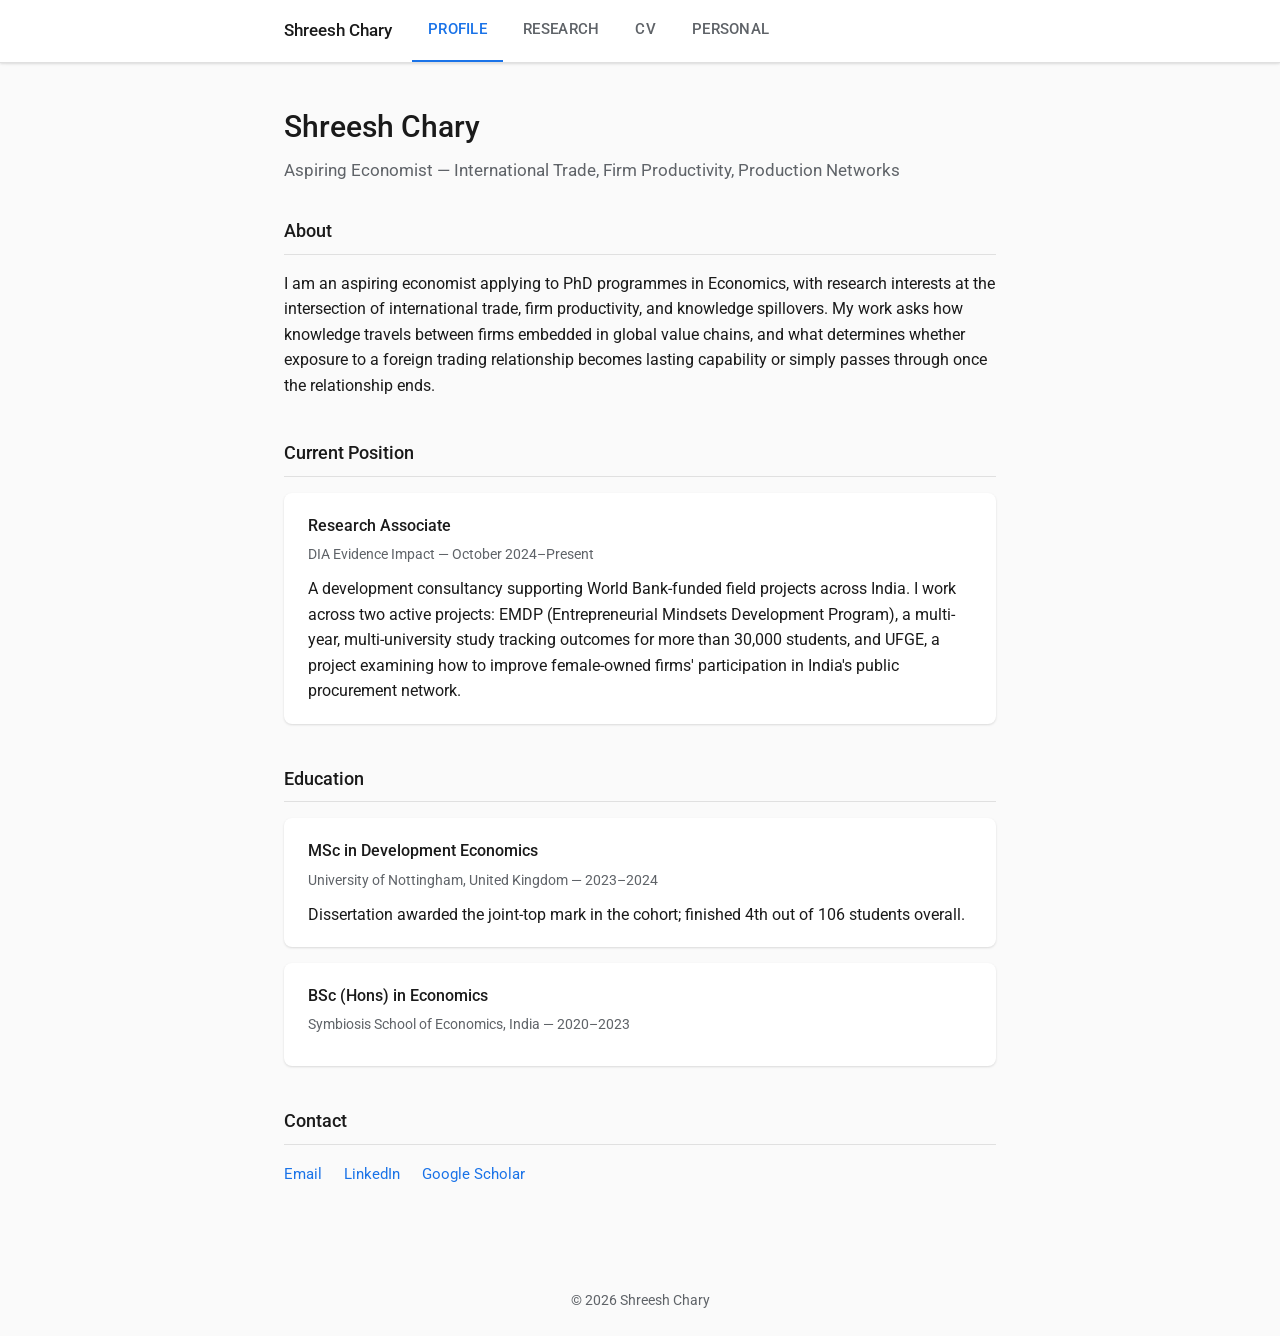
<file: index.html>
<!DOCTYPE html>
<html lang="en">
<head>
<meta charset="UTF-8">
<meta name="viewport" content="width=device-width, initial-scale=1">
<title>Shreesh Chary</title>
<link rel="preconnect" href="https://fonts.googleapis.com">
<link href="https://fonts.googleapis.com/css2?family=Roboto:wght@400;500&display=swap" rel="stylesheet">
<link rel="stylesheet" href="style.css">
</head>
<body>

<nav>
  <div class="nav-inner">
    <a class="nav-brand" href="index.html">Shreesh Chary</a>
    <div class="nav-links">
      <a href="index.html" class="active">Profile</a>
      <a href="research.html">Research</a>
      <a href="cv.html">CV</a>
      <a href="personal.html">Personal</a>
    </div>
  </div>
</nav>

<main>
  <h1>Shreesh Chary</h1>
  <p class="subtitle">Aspiring Economist — International Trade, Firm Productivity, Production Networks</p>

  <h2>About</h2>
  <p>
    I am an aspiring economist applying to PhD programmes in Economics, with research interests at the
    intersection of international trade, firm productivity, and knowledge spillovers. My work asks how
    knowledge travels between firms embedded in global value chains, and what determines whether exposure
    to a foreign trading relationship becomes lasting capability or simply passes through once the
    relationship ends.
  </p>

  <h2>Current Position</h2>
  <div class="card">
    <h3>Research Associate</h3>
    <p class="meta">DIA Evidence Impact — October 2024&ndash;Present</p>
    <p>
      A development consultancy supporting World Bank-funded field projects across India. I work across
      two active projects: EMDP (Entrepreneurial Mindsets Development Program), a multi-year, multi-university
      study tracking outcomes for more than 30,000 students, and UFGE, a project examining how to improve
      female-owned firms' participation in India's public procurement network.
    </p>
  </div>

  <h2>Education</h2>
  <div class="card">
    <h3>MSc in Development Economics</h3>
    <p class="meta">University of Nottingham, United Kingdom — 2023&ndash;2024</p>
    <p>Dissertation awarded the joint-top mark in the cohort; finished 4th out of 106 students overall.</p>
  </div>
  <div class="card">
    <h3>BSc (Hons) in Economics</h3>
    <p class="meta">Symbiosis School of Economics, India — 2020&ndash;2023</p>
  </div>

  <h2>Contact</h2>
  <div class="links">
    <a href="mailto:shreesh.chary@gmail.com">Email</a>
    <a href="https://www.linkedin.com/in/shreesh-chary-2765391b3/" target="_blank">LinkedIn</a>
    <a href="https://scholar.google.com/citations?user=zV1w51QAAAAJ&hl=en&oi=ao" target="_blank">Google Scholar</a>
  </div>
</main>

<footer>&copy; 2026 Shreesh Chary</footer>

</body>
</html>
</file>
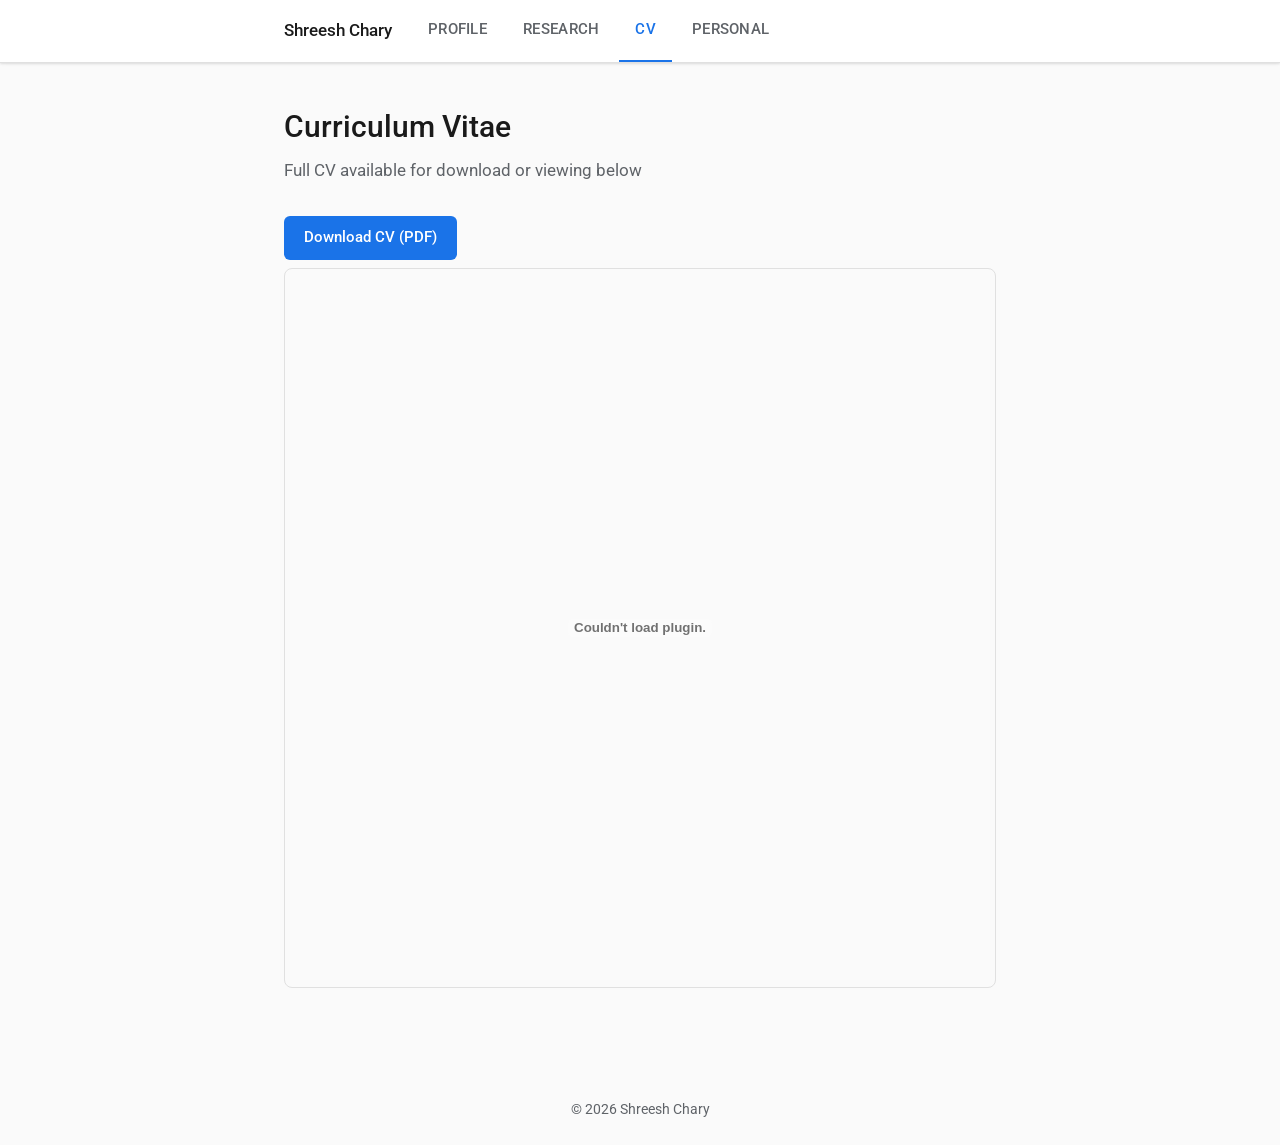
<file: cv.html>
<!DOCTYPE html>
<html lang="en">
<head>
<meta charset="UTF-8">
<meta name="viewport" content="width=device-width, initial-scale=1">
<title>CV — Shreesh Chary</title>
<link rel="preconnect" href="https://fonts.googleapis.com">
<link href="https://fonts.googleapis.com/css2?family=Roboto:wght@400;500&display=swap" rel="stylesheet">
<link rel="stylesheet" href="style.css">
</head>
<body>

<nav>
  <div class="nav-inner">
    <a class="nav-brand" href="index.html">Shreesh Chary</a>
    <div class="nav-links">
      <a href="index.html">Profile</a>
      <a href="research.html">Research</a>
      <a href="cv.html" class="active">CV</a>
      <a href="personal.html">Personal</a>
    </div>
  </div>
</nav>

<main>
  <h1>Curriculum Vitae</h1>
  <p class="subtitle">Full CV available for download or viewing below</p>

  <a class="btn" href="CV.pdf" download>Download CV (PDF)</a>

  <embed src="CV.pdf" type="application/pdf" class="pdf-embed">
</main>

<footer>&copy; 2026 Shreesh Chary</footer>

</body>
</html>
</file>
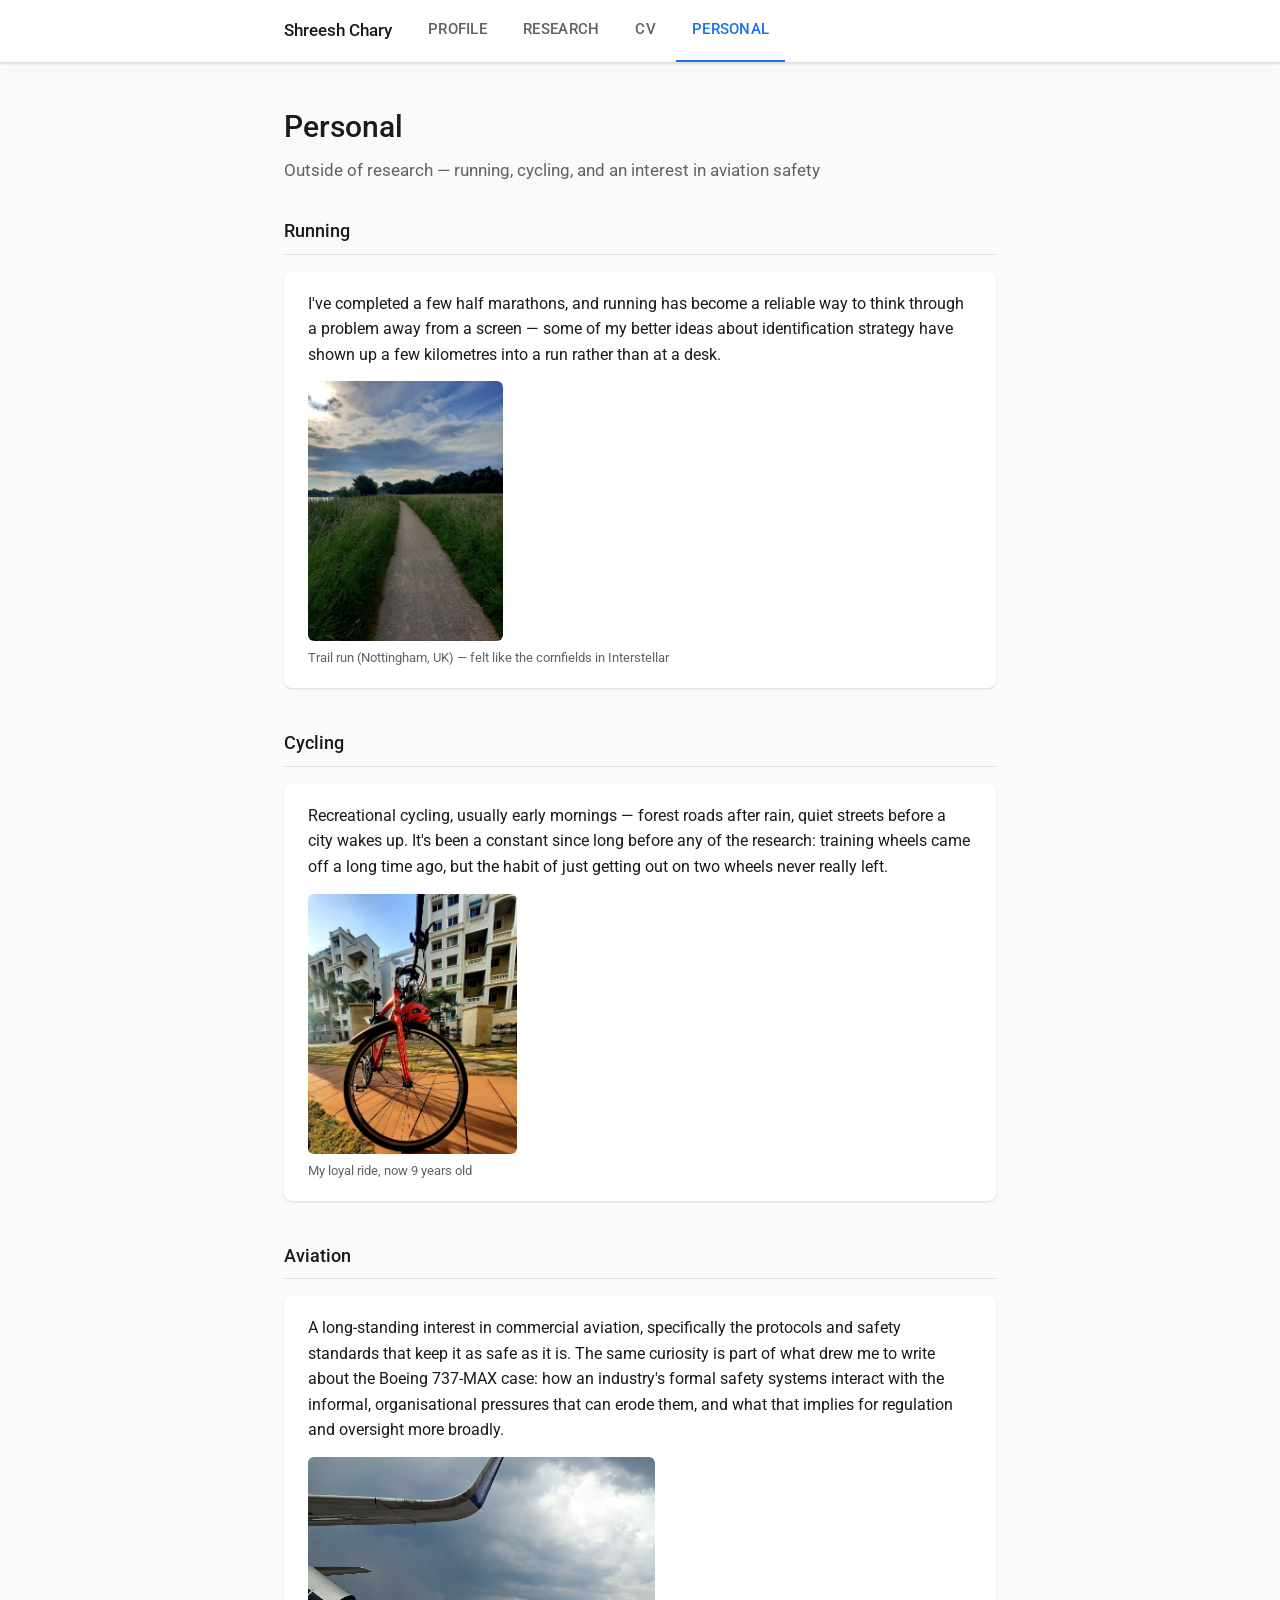
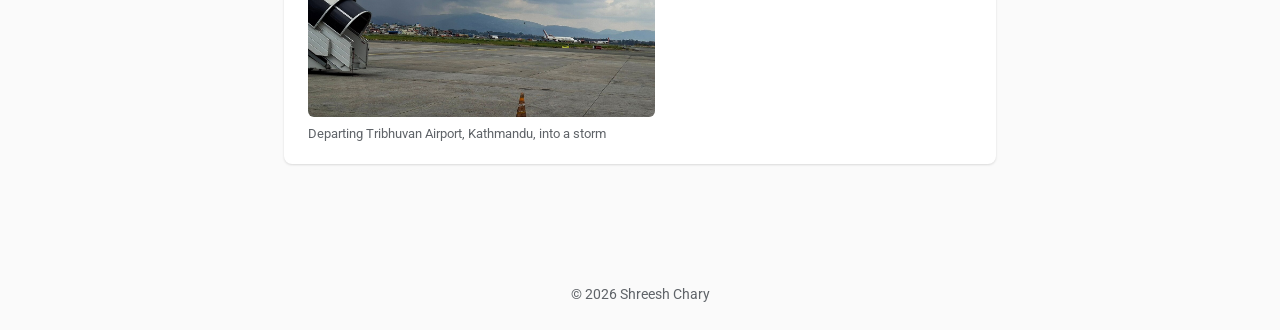
<file: personal.html>
<!DOCTYPE html>
<html lang="en">
<head>
<meta charset="UTF-8">
<meta name="viewport" content="width=device-width, initial-scale=1">
<title>Personal — Shreesh Chary</title>
<link rel="preconnect" href="https://fonts.googleapis.com">
<link href="https://fonts.googleapis.com/css2?family=Roboto:wght@400;500&display=swap" rel="stylesheet">
<link rel="stylesheet" href="style.css">
</head>
<body>

<nav>
  <div class="nav-inner">
    <a class="nav-brand" href="index.html">Shreesh Chary</a>
    <div class="nav-links">
      <a href="index.html">Profile</a>
      <a href="research.html">Research</a>
      <a href="cv.html">CV</a>
      <a href="personal.html" class="active">Personal</a>
    </div>
  </div>
</nav>

<main>
  <h1>Personal</h1>
  <p class="subtitle">Outside of research — running, cycling, and an interest in aviation safety</p>

  <h2>Running</h2>
  <div class="card">
    <p>
      I've completed a few half marathons, and running has become a reliable way to think through a problem
      away from a screen — some of my better ideas about identification strategy have shown up a few
      kilometres into a run rather than at a desk.
    </p>
    <div class="gallery">
      <figure>
        <img src="run-path.jpg" alt="Path through a grass field">
        <figcaption>Trail run (Nottingham, UK) — felt like the cornfields in Interstellar</figcaption>
      </figure>
    </div>
  </div>

  <h2>Cycling</h2>
  <div class="card">
    <p>
      Recreational cycling, usually early mornings — forest roads after rain, quiet streets before a city
      wakes up. It's been a constant since long before any of the research: training wheels came off a long
      time ago, but the habit of just getting out on two wheels never really left.
    </p>
    <div class="gallery">
      <figure>
        <img src="bike-wheel.jpg" alt="Bicycle front wheel against an apartment building">
        <figcaption>My loyal ride, now 9 years old</figcaption>
      </figure>
    </div>
  </div>

  <h2>Aviation</h2>
  <div class="card">
    <p>
      A long-standing interest in commercial aviation, specifically the protocols and safety standards that
      keep it as safe as it is. The same curiosity is part of what drew me to write about the Boeing 737-MAX
      case: how an industry's formal safety systems interact with the informal, organisational pressures that
      can erode them, and what that implies for regulation and oversight more broadly.
    </p>
    <div class="gallery">
      <figure>
        <img src="aviation-kathmandu.jpg" alt="Departing Kathmandu's Tribhuvan Airport into a storm">
        <figcaption>Departing Tribhuvan Airport, Kathmandu, into a storm</figcaption>
      </figure>
    </div>
  </div>
</main>

<footer>&copy; 2026 Shreesh Chary</footer>

</body>
</html>
</file>
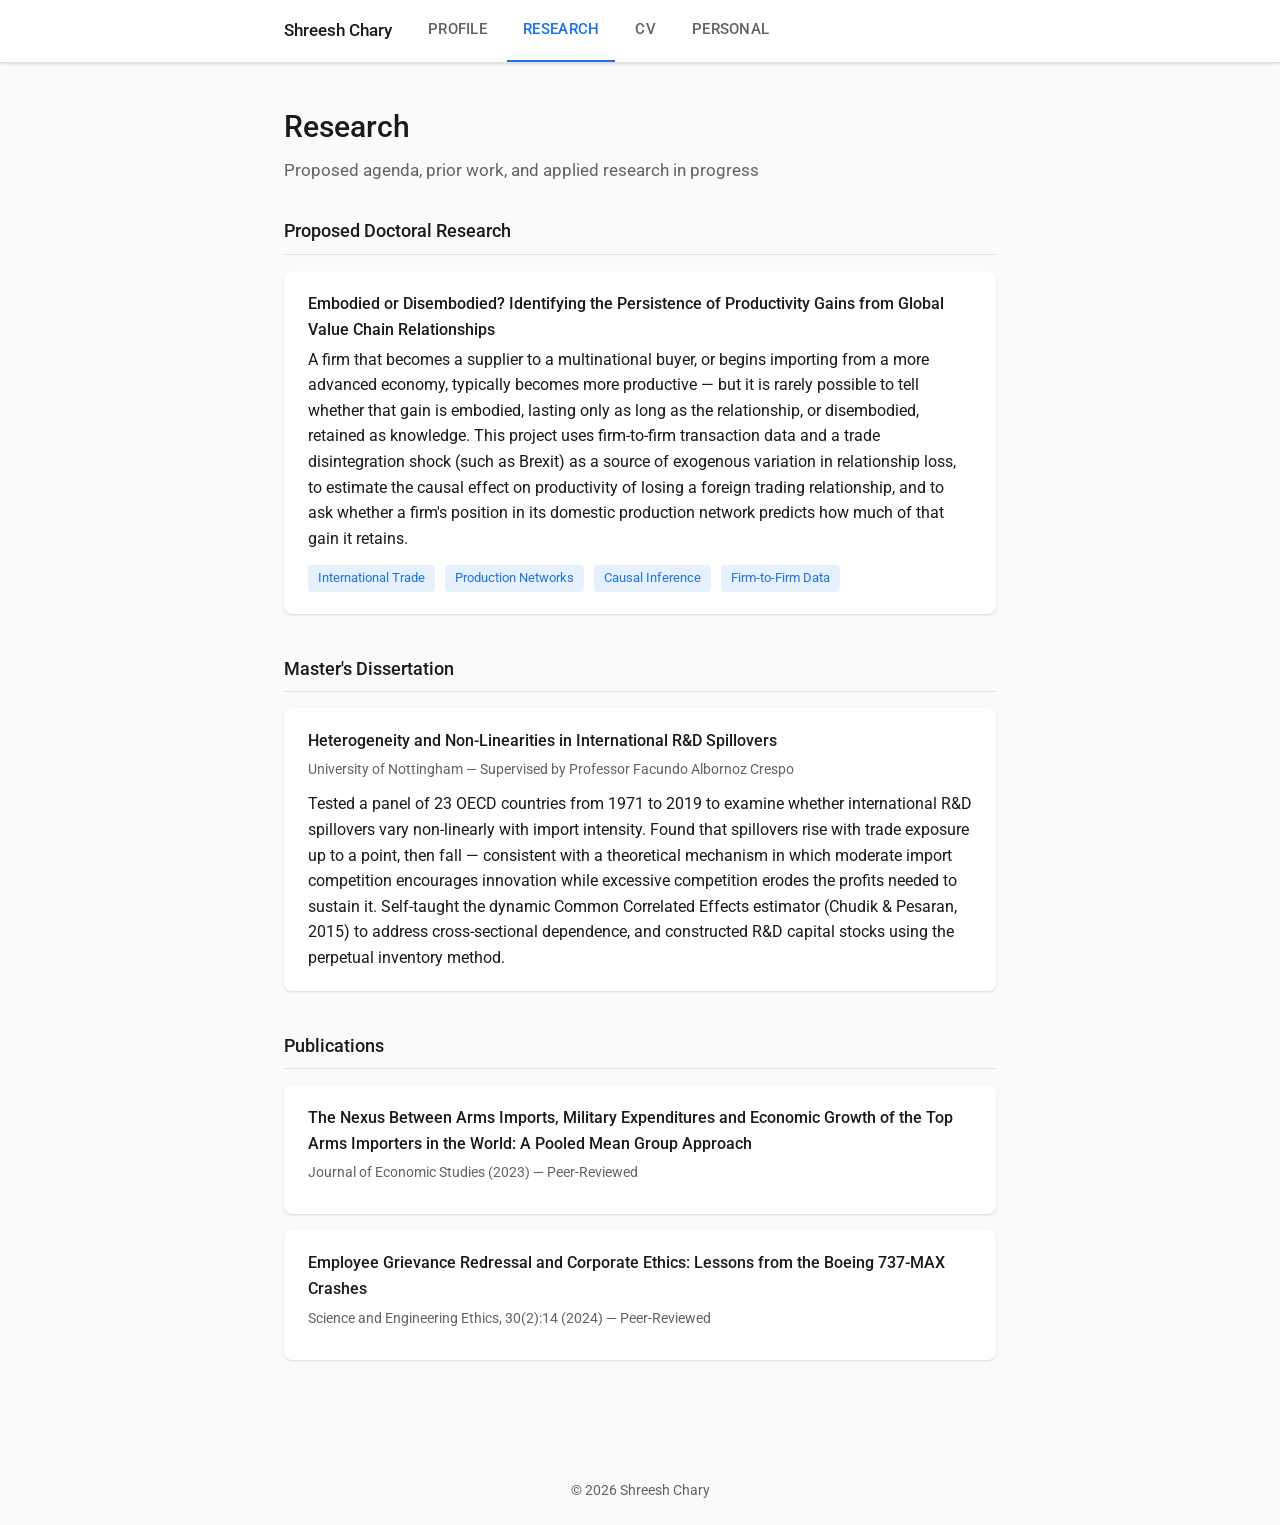
<file: research.html>
<!DOCTYPE html>
<html lang="en">
<head>
<meta charset="UTF-8">
<meta name="viewport" content="width=device-width, initial-scale=1">
<title>Research — Shreesh Chary</title>
<link rel="preconnect" href="https://fonts.googleapis.com">
<link href="https://fonts.googleapis.com/css2?family=Roboto:wght@400;500&display=swap" rel="stylesheet">
<link rel="stylesheet" href="style.css">
</head>
<body>

<nav>
  <div class="nav-inner">
    <a class="nav-brand" href="index.html">Shreesh Chary</a>
    <div class="nav-links">
      <a href="index.html">Profile</a>
      <a href="research.html" class="active">Research</a>
      <a href="cv.html">CV</a>
      <a href="personal.html">Personal</a>
    </div>
  </div>
</nav>

<main>
  <h1>Research</h1>
  <p class="subtitle">Proposed agenda, prior work, and applied research in progress</p>

  <h2>Proposed Doctoral Research</h2>
  <div class="card">
    <h3>Embodied or Disembodied? Identifying the Persistence of Productivity Gains from Global Value Chain Relationships</h3>
    <p>
      A firm that becomes a supplier to a multinational buyer, or begins importing from a more advanced
      economy, typically becomes more productive — but it is rarely possible to tell whether that gain is
      embodied, lasting only as long as the relationship, or disembodied, retained as knowledge. This project
      uses firm-to-firm transaction data and a trade disintegration shock (such as Brexit) as a source of
      exogenous variation in relationship loss, to estimate the causal effect on productivity of losing a
      foreign trading relationship, and to ask whether a firm's position in its domestic production network
      predicts how much of that gain it retains.
    </p>
    <div style="margin-top:12px;">
      <span class="tag">International Trade</span>
      <span class="tag">Production Networks</span>
      <span class="tag">Causal Inference</span>
      <span class="tag">Firm-to-Firm Data</span>
    </div>
  </div>

  <h2>Master's Dissertation</h2>
  <div class="card">
    <h3>Heterogeneity and Non-Linearities in International R&amp;D Spillovers</h3>
    <p class="meta">University of Nottingham — Supervised by Professor Facundo Albornoz Crespo</p>
    <p>
      Tested a panel of 23 OECD countries from 1971 to 2019 to examine whether international R&amp;D spillovers
      vary non-linearly with import intensity. Found that spillovers rise with trade exposure up to a point,
      then fall — consistent with a theoretical mechanism in which moderate import competition encourages
      innovation while excessive competition erodes the profits needed to sustain it. Self-taught the dynamic
      Common Correlated Effects estimator (Chudik &amp; Pesaran, 2015) to address cross-sectional dependence,
      and constructed R&amp;D capital stocks using the perpetual inventory method.
    </p>
  </div>

  <h2>Publications</h2>
  <div class="card">
    <h3><a href="https://doi.org/10.1108/JES-05-2023-0265" target="_blank">The Nexus Between Arms Imports, Military Expenditures and Economic Growth of the Top Arms Importers in the World: A Pooled Mean Group Approach</a></h3>
    <p class="meta">Journal of Economic Studies (2023) — Peer-Reviewed</p>
  </div>

  <div class="card">
    <h3><a href="https://doi.org/10.1007/s11948-024-00475-3" target="_blank">Employee Grievance Redressal and Corporate Ethics: Lessons from the Boeing 737-MAX Crashes</a></h3>
    <p class="meta">Science and Engineering Ethics, 30(2):14 (2024) — Peer-Reviewed</p>
  </div>
</main>

<footer>&copy; 2026 Shreesh Chary</footer>

</body>
</html>
</file>
<file: style.css>
:root {
  --bg: #fafafa;
  --surface: #ffffff;
  --text: #1a1a1a;
  --text-secondary: #5f6368;
  --accent: #1a73e8;
  --border: #e0e0e0;
  --shadow: 0 1px 3px rgba(0,0,0,0.08), 0 1px 2px rgba(0,0,0,0.06);
  color-scheme: light dark;
}

@media (prefers-color-scheme: dark) {
  :root {
    --bg: #121212;
    --surface: #1e1e1e;
    --text: #f1f1f1;
    --text-secondary: #a0a0a0;
    --accent: #8ab4f8;
    --border: #333333;
    --shadow: 0 1px 3px rgba(0,0,0,0.4), 0 1px 2px rgba(0,0,0,0.3);
  }
}

* { box-sizing: border-box; }

body {
  margin: 0;
  font-family: 'Roboto', 'Segoe UI', Helvetica, Arial, sans-serif;
  background: var(--bg);
  color: var(--text);
  line-height: 1.6;
}

nav {
  background: var(--surface);
  border-bottom: 1px solid var(--border);
  position: sticky;
  top: 0;
  z-index: 10;
  box-shadow: var(--shadow);
}

.nav-inner {
  max-width: 760px;
  margin: 0 auto;
  display: flex;
  align-items: center;
  padding: 0 24px;
}

.nav-brand {
  font-weight: 500;
  font-size: 1.05rem;
  padding: 16px 20px 16px 0;
  color: var(--text);
  text-decoration: none;
}

.nav-links {
  display: flex;
  gap: 4px;
}

.nav-links a {
  color: var(--text-secondary);
  text-decoration: none;
  padding: 18px 16px;
  font-size: 0.92rem;
  font-weight: 500;
  letter-spacing: 0.02em;
  text-transform: uppercase;
  border-bottom: 2px solid transparent;
  transition: color 0.15s, border-color 0.15s;
}

.nav-links a:hover {
  color: var(--accent);
}

.nav-links a.active {
  color: var(--accent);
  border-bottom-color: var(--accent);
}

main {
  max-width: 760px;
  margin: 0 auto;
  padding: 40px 24px 80px;
}

h1 {
  font-size: 1.9rem;
  font-weight: 500;
  margin: 0 0 6px;
}

.subtitle {
  color: var(--text-secondary);
  font-size: 1.05rem;
  margin: 0 0 32px;
}

h2 {
  font-size: 1.15rem;
  font-weight: 500;
  margin: 40px 0 16px;
  padding-bottom: 8px;
  border-bottom: 1px solid var(--border);
}

h2:first-of-type { margin-top: 0; }

.card {
  background: var(--surface);
  border-radius: 8px;
  box-shadow: var(--shadow);
  padding: 20px 24px;
  margin-bottom: 16px;
}

.card h3 {
  margin: 0 0 4px;
  font-size: 1.02rem;
  font-weight: 500;
}

.card .meta {
  color: var(--text-secondary);
  font-size: 0.9rem;
  margin: 0 0 10px;
}

.card p { margin: 0; }

.card h3 a {
  color: var(--text);
  text-decoration: none;
  border-bottom: 1px solid transparent;
}

.card h3 a:hover {
  color: var(--accent);
  border-bottom-color: var(--accent);
}

.links a {
  color: var(--accent);
  text-decoration: none;
  margin-right: 18px;
  font-size: 0.95rem;
}

.links a:hover { text-decoration: underline; }

.tag {
  display: inline-block;
  background: rgba(26,115,232,0.1);
  color: var(--accent);
  border-radius: 4px;
  padding: 3px 10px;
  font-size: 0.8rem;
  margin: 2px 6px 2px 0;
}

footer {
  text-align: center;
  color: var(--text-secondary);
  font-size: 0.85rem;
  padding: 24px;
}

.pdf-embed {
  width: 100%;
  height: 80vh;
  border: 1px solid var(--border);
  border-radius: 8px;
  margin-top: 8px;
}

.gallery {
  display: flex;
  flex-wrap: wrap;
  gap: 14px;
  margin-top: 14px;
}

.gallery figure {
  margin: 0;
}

.gallery img {
  height: 260px;
  width: auto;
  max-width: 100%;
  border-radius: 6px;
  display: block;
}

.gallery figcaption {
  margin-top: 6px;
  font-size: 0.82rem;
  color: var(--text-secondary);
  max-width: 100%;
}

@media (max-width: 600px) {
  .gallery img {
    height: auto;
    width: 100%;
  }
}

.btn {
  display: inline-block;
  background: var(--accent);
  color: #fff;
  padding: 10px 20px;
  border-radius: 6px;
  text-decoration: none;
  font-size: 0.92rem;
  font-weight: 500;
}
</file>
